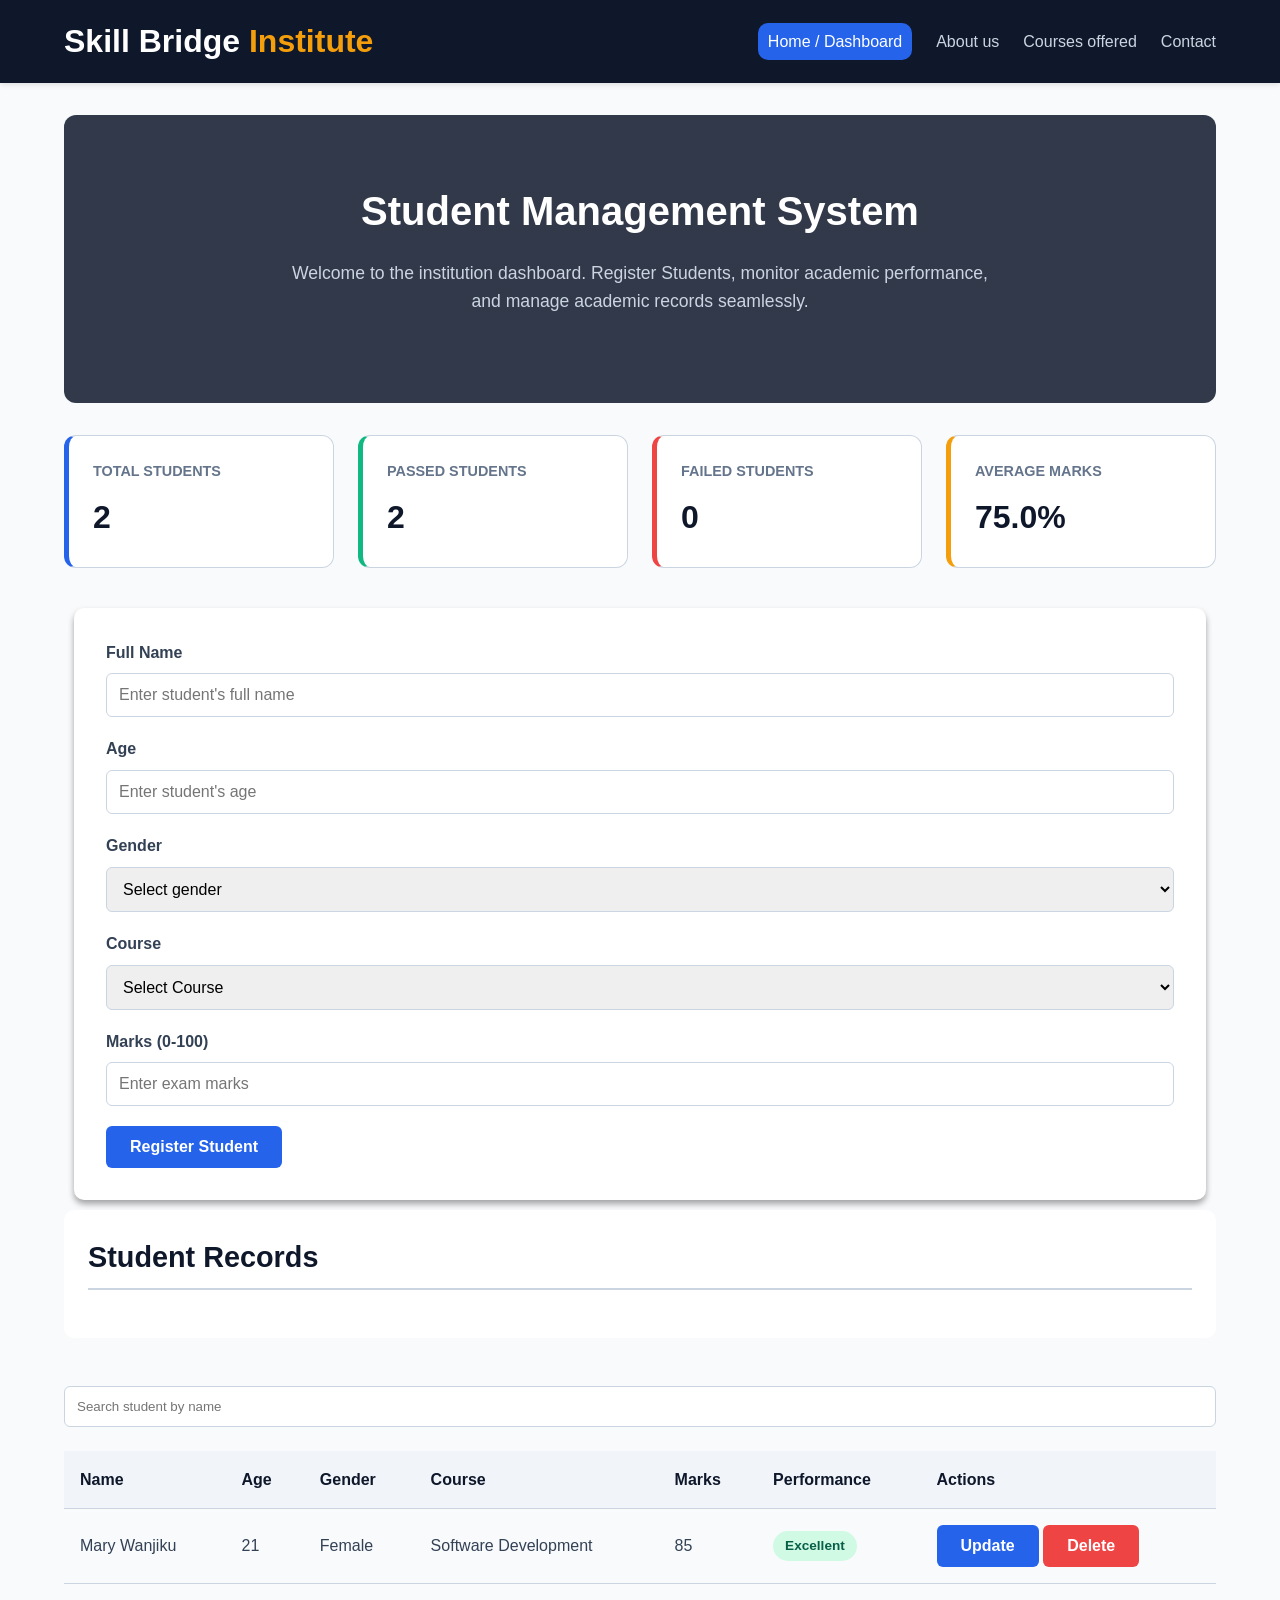
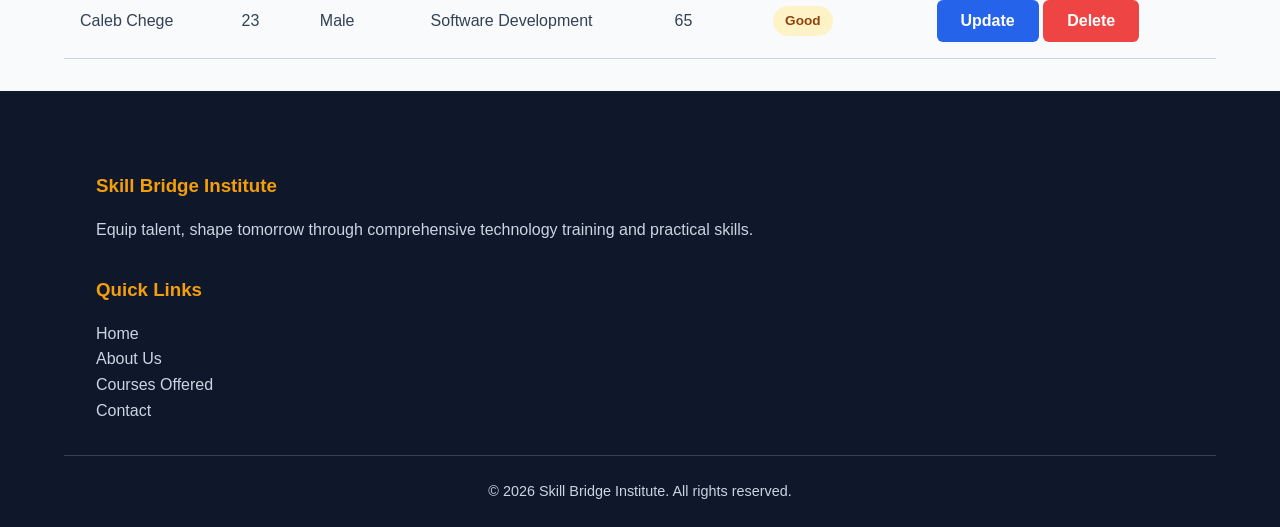
<file: index.html>
<!-- Home/dashboard -->
<!DOCTYPE html>
<html lang="en">

<head>
    <meta charset="UTF-8">
    <meta name="viewport" content="width=device-width, initial-scale=1.0">
    <title>Home - Skill Bridge Institute </title>
    <link rel="stylesheet" href="css/style.css">
    <script src="js/script.js" defer></script>
</head>

<body>
    <!-- Shared navigation -->
    <header>
        <a href="index.html" class="logo">Skill Bridge <span>Institute</span></a>
        <button class="hamburger" id="hamburger-btn">&#9776;</button>
        <nav>
            <ul id="nav-links">
                <li><a href="index.html" class="active">Home / Dashboard</a></li>
                <li><a href="about.html">About us</a></li>
                <li><a href="courses.html">Courses offered</a></li>
                <li><a href="contact.html">Contact</a></li>
            </ul>
        </nav>

    </header>

    <!-- Main section -->
    <main>
        <section class="hero">
            <h1>Student Management System</h1>
            <p>Welcome to the institution dashboard. Register Students, monitor academic performance,
                and manage academic records seamlessly.
            </p>
        </section>

        <!-- Task 5: Dashboard statistics-->
        <div class="stats-grid">
            <div class="stat-card stat-card--total">
                <h3>Total Students</h3>
                <p id="stat-total">0</p>
            </div>
            <div class="stat-card stat-card--passed">
                <h3>Passed Students</h3>
                <p id="stat-passed">0</p>
            </div>
            <div class="stat-card stat-card--failed">
                <h3>Failed Students</h3>
                <p id="stat-failed">0</p>
            </div>
            <div class="stat-card stat-card--average">
                <h3>Average Marks</h3>
                <p id="stat-avg">0%</p>
            </div>
        </div>

        <!-- Task 1: Student Registration form -->
        <section class="form-container">
            <form id="registration-form">
                <div id="form-alert" class="alert-box" role="status"></div>
                <div class="form-group">
                    <label for="fullName">Full Name</label>
                    <input type="text" id="fullName" placeholder="Enter student's full name">
                </div>
                <div class="form-group">
                    <label for="age">Age</label>
                    <input type="number" id="age" placeholder="Enter student's age">
                </div>
                <div class="form-group">
                    <label for="gender">Gender</label>
                    <select id="gender">
                        <option value="">Select gender</option>
                        <option value="Male">Male</option>
                        <option value="Female">Female</option>
                        <option value="Other">Other</option>
                    </select>
                </div>
                <div class="form-group">
                    <label for="course">Course</label>
                    <select id="course">
                        <option value="">Select Course</option>
                        <option value="Software Development">Software Development</option>
                        <option value="Web Design">Web Design</option>
                        <option value="Data Analysis">Data Analysis</option>
                        <option value="Cyber Security">Cyber Security</option>
                        <option value="Networking">Networking</option>
                        <option value="Graphic Design">Graphic Design</option>
                        <option value="Digital Marketing">Digital Marketing</option>
                        <option value="Computer Packages">Computer Packages</option>
                    </select>
                </div>
                <div class="form-group">
                    <label for="marks">Marks (0-100)</label>
                    <input type="number" id="marks" placeholder="Enter exam marks">
                </div>
                <button type="submit" class="btn">Register Student</button>
            </form>
        </section>

        <!--Task 3 and 4-->
        <section class="table-container">
            <h2>Student Records</h2>
        </section>
        <!--Task 3-->
        <div class="search-bar">
            <input type="text" id="search-input" placeholder="Search student by name">
        </div>
        <div>
            <table>
                <thead>
                    <tr>
                        <th>Name</th>
                        <th>Age</th>
                        <th>Gender</th>
                        <th>Course</th>
                        <th>Marks</th>
                        <th>Performance</th>
                        <th>Actions</th>
                    </tr>
                </thead>
                <tbody id="student-table-body">
                    <tr>
                        <td colspan="7">No registered students yet</td>
                    </tr>
                </tbody>
            </table>
        </div>

    </main>


    <!-- Shared footer-->
    <footer>
        <div class="footer-content">
            <div class="footer-section">
                <h3>Skill Bridge Institute</h3>
                <p>Equip talent, shape tomorrow through comprehensive technology training and practical skills.</p>
            </div>
            <div class="footer-section">
                <h3>Quick Links</h3>
                <ul>
                    <li><a href="index.html">Home</a></li>
                    <li><a href="about.html">About Us</a></li>
                    <li><a href="courses.html">Courses Offered</a></li>
                    <li><a href="contact.html">Contact</a></li>
                </ul>
            </div>
        </div>
        <div class="footer-bottom">
            <p>&copy; 2026 Skill Bridge Institute. All rights reserved.</p>
        </div>
    </footer>

</body>

</html>
</file>
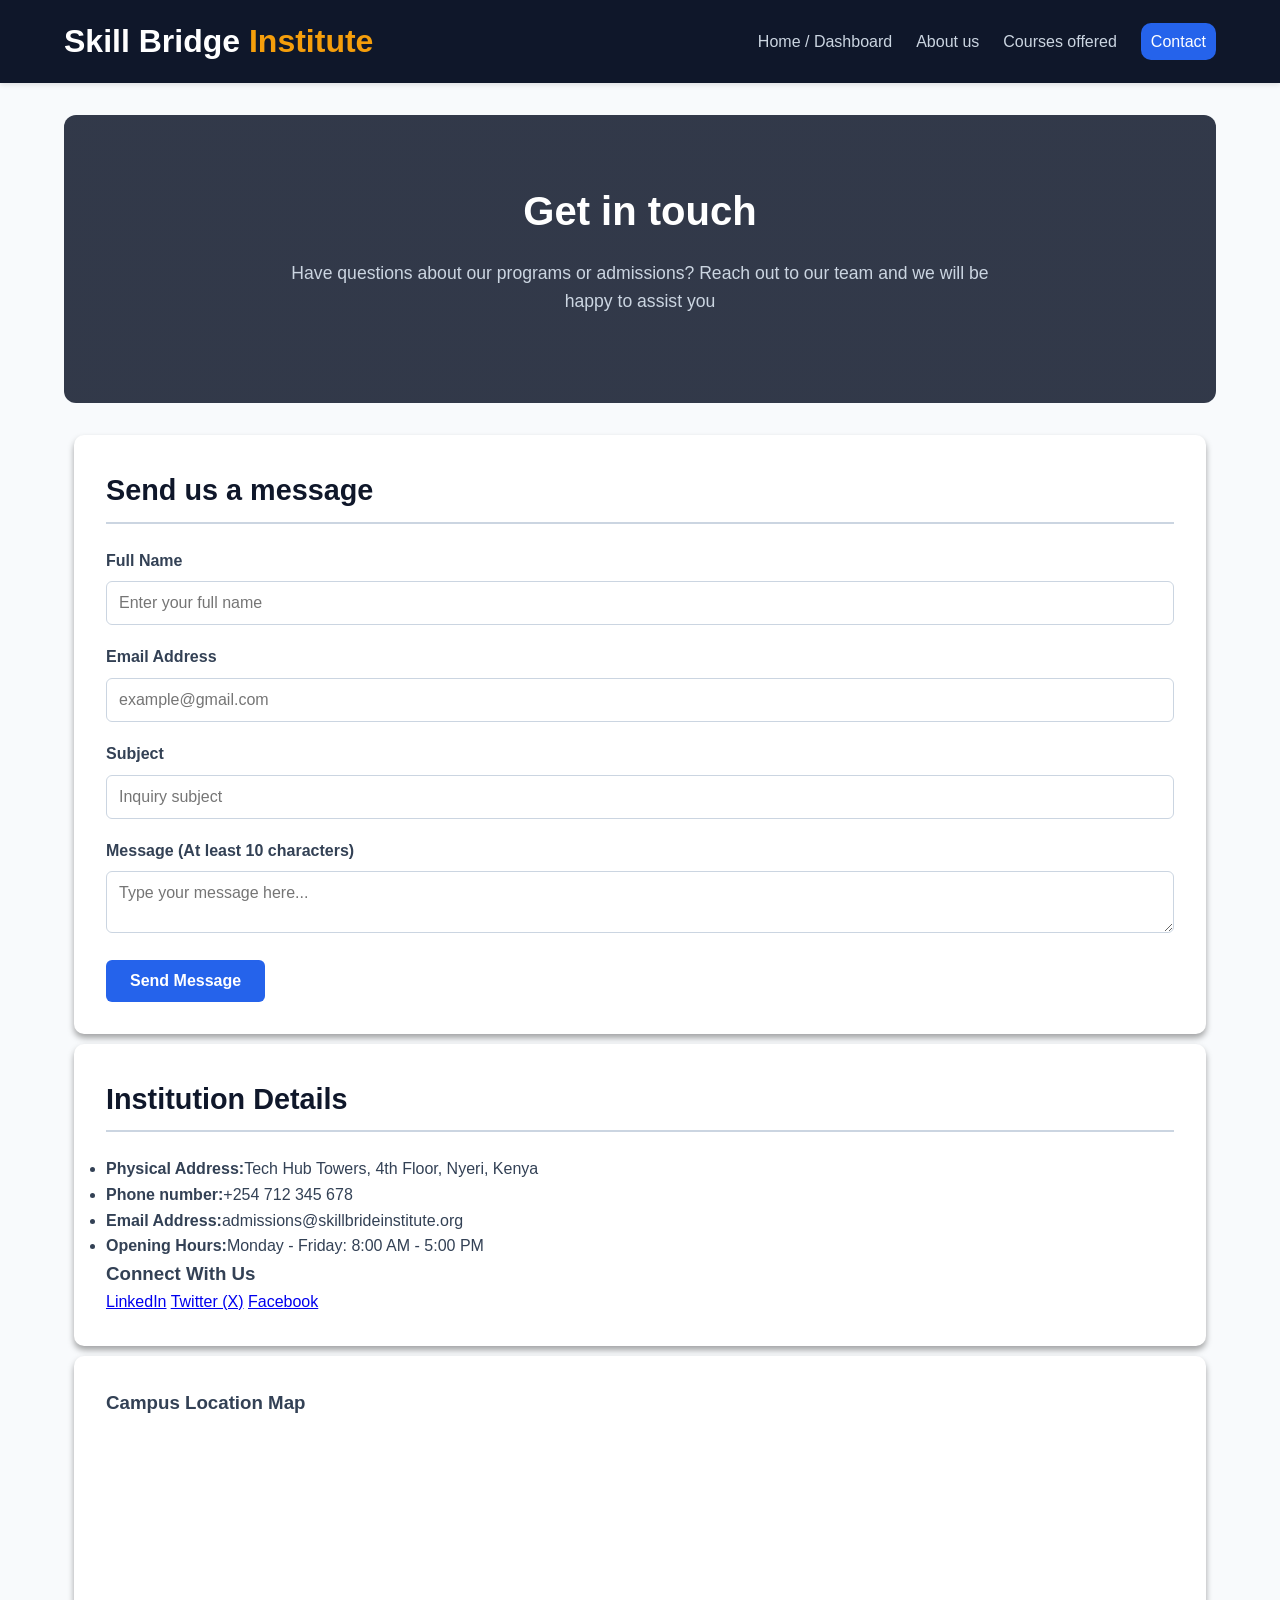
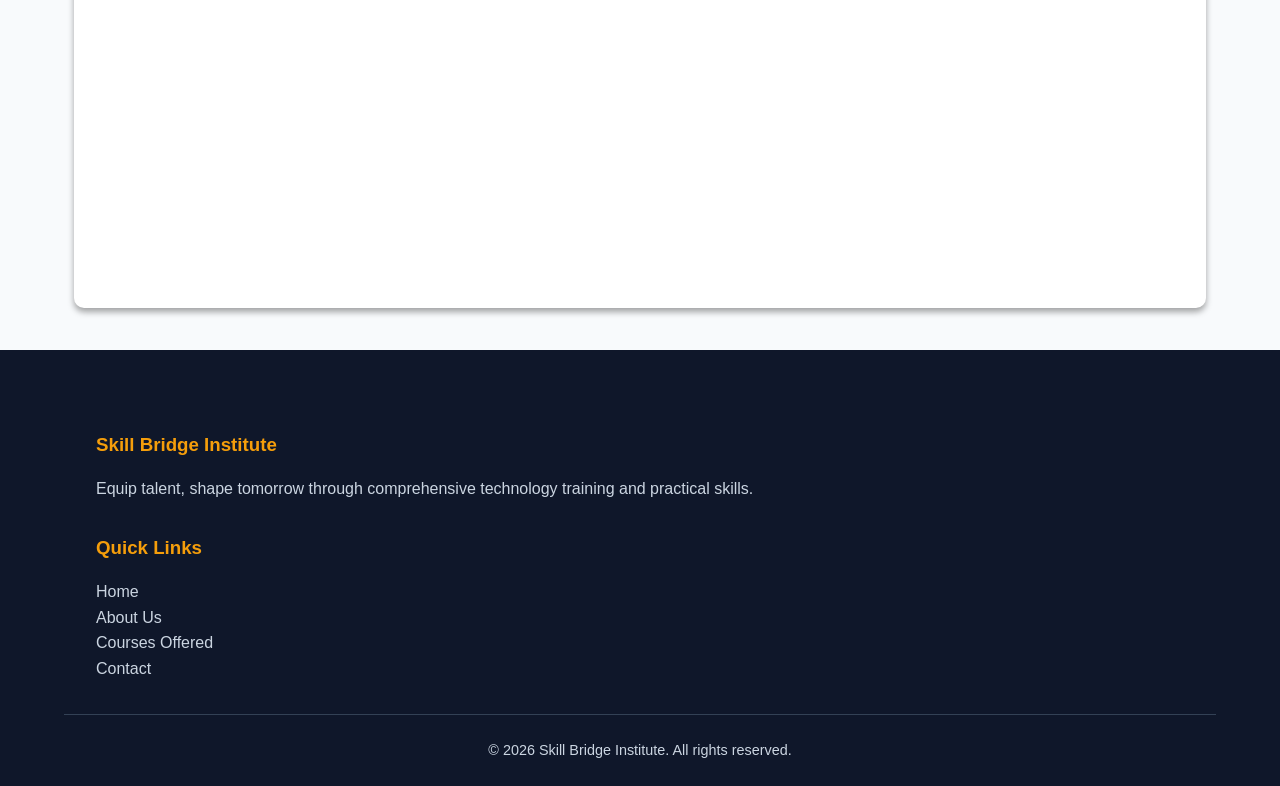
<file: contact.html>
<!-- contact -->
<!DOCTYPE html>
<html lang="en">

<head>
    <meta charset="UTF-8">
    <meta name="viewport" content="width=device-width, initial-scale=1.0">
    <title>Contact Us - Skill Bridge Institute</title>
    <link rel="stylesheet" href="css/style.css">
    <script src="js/script.js" defer></script>
</head>

<body>
    <!-- Shared navigation -->
    <header>
        <a href="index.html" class="logo">Skill Bridge <span>Institute</span></a>
        <button class="hamburger" id="hamburger-btn">&#9776;</button>
        <nav>
            <ul id="nav-links">
                <li><a href="index.html">Home / Dashboard</a></li>
                <li><a href="about.html">About us</a></li>
                <li><a href="courses.html">Courses offered</a></li>
                <li><a href="contact.html" class="active">Contact</a></li>
            </ul>
        </nav>

    </header>
    <main>
        <section class="hero">
            <h1>Get in touch</h1>
            <p>Have questions about our programs or admissions? Reach out to our team and we
                will be happy to assist you
            </p>
        </section>
        <div>
            <section class="form-container">
                <h2>Send us a message</h2>
                <div id="contact-alert" class="alert-box"></div>

                <form id="contact-form">
                    <div class="form-group">
                        <label for="contactName">Full Name</label>
                        <input type="text" id="contactName" placeholder="Enter your full name">
                    </div>
                    <div class="form-group">
                        <label for="contactEmail">Email Address</label>
                        <input type="text" id="contactEmail" placeholder="example@gmail.com">
                    </div>
                    <div class="form-group">
                        <label for="contactSubject">Subject</label>
                        <input type="text" id="contactSubject" placeholder="Inquiry subject">
                    </div>
                    <div class="form-group">
                        <label for="contactMessage">Message (At least 10 characters)</label>
                        <textarea id="contactMessage" placeholder="Type your message here..."></textarea>
                    </div>
                    <button type="submit" class="btn">Send Message</button>
                </form>
            </section>
            <div>
                <section class="form-container">
                    <h2>Institution Details</h2>
                    <ul>
                        <li><strong>Physical Address:</strong>Tech Hub Towers, 4th Floor, Nyeri, Kenya</li>
                        <li><strong>Phone number:</strong>+254 712 345 678</li>
                        <li><strong>Email Address:</strong>admissions@skillbrideinstitute.org</li>
                        <li><strong>Opening Hours:</strong>Monday - Friday: 8:00 AM - 5:00 PM</li>
                    </ul>
                    <div>
                        <h3>Connect With Us</h3>
                        <p>
                            <a href="https://www.linkedin.com/" target="_blank">LinkedIn</a>
                            <a href="https://x.com/" target="_blank">Twitter (X)</a>
                            <a href="https://www.facebook.com/" target="_blank">Facebook</a>
                        </p>
                    </div>
                </section>
                <section class="form-container">
                    <h3>Campus Location Map</h3>
                    <iframe
                        src="https://www.google.com/maps/embed?pb=!1m18!1m12!1m3!1d18978.40945004409!2d37.01045082448846!3d-0.40403777644907873!2m3!1f0!2f0!3f0!3m2!1i1024!2i768!4f13.1!3m3!1m2!1s0x182867617d9ddc79%3A0xb69881618b1a800!2sMaganjo%20Secondary%20School%2C%20Kiganjo!5e0!3m2!1sen!2ske!4v1794910372887!5m2!1sen!2ske"
                        width="600" height="450" style="border:0;" allowfullscreen="" loading="lazy"
                        referrerpolicy="strict-origin-when-cross-origin"></iframe>
                </section>
            </div>
        </div>

    </main>



    <!-- Shared footer-->
    <footer>
        <div class="footer-content">
            <div class="footer-section">
                <h3>Skill Bridge Institute</h3>
                <p>Equip talent, shape tomorrow through comprehensive technology training and practical skills.</p>
            </div>
            <div class="footer-section">
                <h3>Quick Links</h3>
                <ul>
                    <li><a href="index.html">Home</a></li>
                    <li><a href="about.html">About Us</a></li>
                    <li><a href="courses.html">Courses Offered</a></li>
                    <li><a href="contact.html">Contact</a></li>
                </ul>
            </div>
        </div>
        <div class="footer-bottom">
            <p>&copy; 2026 Skill Bridge Institute. All rights reserved.</p>
        </div>
    </footer>
</body>



</html>
</file>
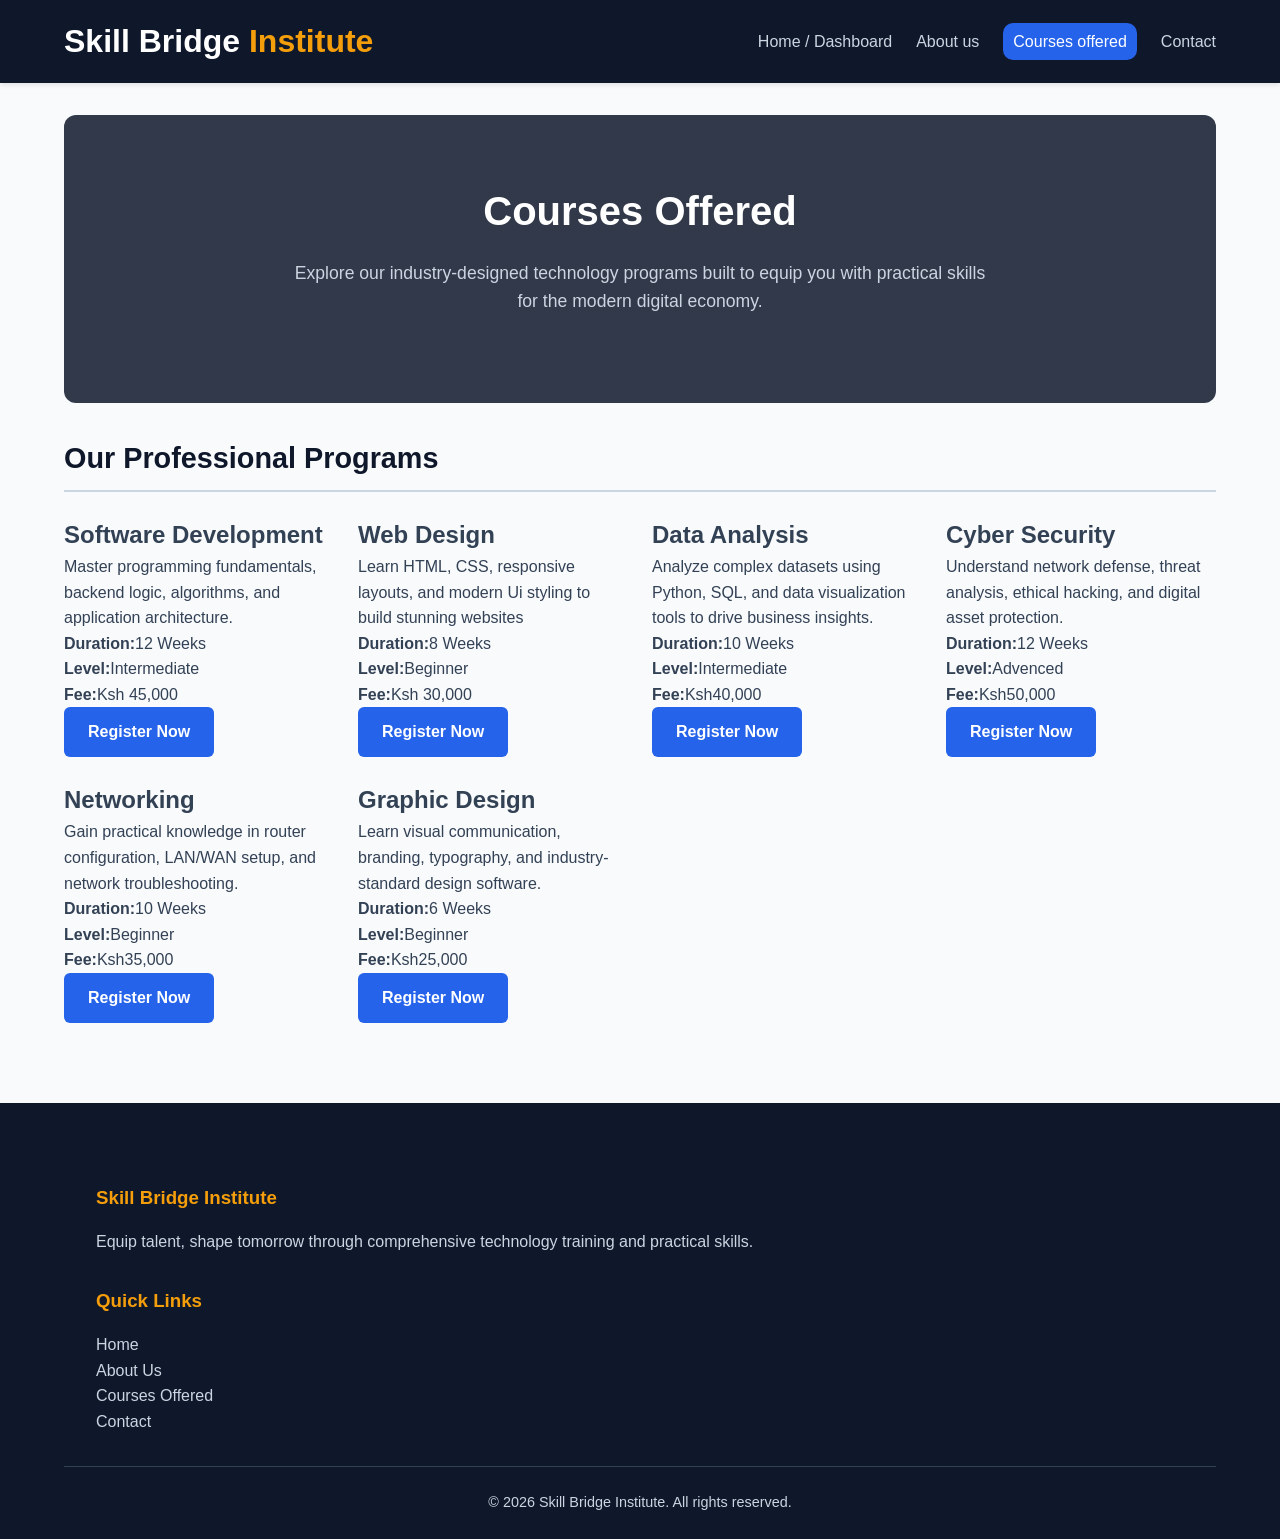
<file: courses.html>
<!-- courses offered -->
 <!DOCTYPE html>
 <html lang="en">
 <head>
    <meta charset="UTF-8">
    <meta name="viewport" content="width=device-width, initial-scale=1.0">
    <title>Courses Offered - Skill Bridge Institute</title>
    <link rel="stylesheet" href="css/style.css">
    <script src="js/script.js" defer></script>
 </head>
 <body>
 <!-- Shared navigation -->
    <header>
        <a href="index.html" class="logo">Skill Bridge <span>Institute</span></a>
        <button class="hamburger" id="hamburger-btn">&#9776;</button>
        <nav>
            <ul id="nav-links">
                <li><a href="index.html">Home / Dashboard</a></li>
                <li><a href="about.html" >About us</a></li>
                <li><a href="courses.html" class="active">Courses offered</a></li>
                <li><a href="contact.html">Contact</a></li>
            </ul>
        </nav>

    </header>

    <main>
        <section class="hero">
            <h1>Courses Offered</h1>
            <p>Explore our industry-designed technology programs built to equip you with practical skills for the modern digital economy.</p>
        </section>
        <!--Course offered-->
        <section>
            <h2>Our Professional Programs</h2>
            <div class="stats-grid">
                <div class="card">
                    <h2>Software Development</h2>
                    <p>Master programming fundamentals, backend logic, algorithms, and application architecture.</p>
                    <p><strong>Duration:</strong>12 Weeks</p>
                    <p><strong>Level:</strong>Intermediate</p>
                    <p><strong>Fee:</strong>Ksh 45,000</p>
                    <a href="index.html" class="btn">Register Now</a>
                </div>
                <div class="card">
                    <h2>Web Design</h2>
                    <p>Learn HTML, CSS, responsive layouts, and modern Ui styling to build stunning websites</p>
                    <p><strong>Duration:</strong>8 Weeks</p>
                    <p><strong>Level:</strong>Beginner</p>
                    <p><strong>Fee:</strong>Ksh 30,000</p>
                    <a href="index.html" class="btn">Register Now</a>
                </div>
                <div class="card">
                    <h2>Data Analysis</h2>
                    <p>Analyze complex datasets using Python, SQL, and data visualization tools to drive business insights.</p>
                    <p><strong>Duration:</strong>10 Weeks</p>
                    <p><strong>Level:</strong>Intermediate</p>
                    <p><strong>Fee:</strong>Ksh40,000</p>
                    <a href="index.html" class="btn">Register Now</a>
                </div>
                <div class="card">
                    <h2>Cyber Security</h2>
                    <p>Understand network defense, threat analysis, ethical hacking, and digital asset protection.</p>
                    <p><strong>Duration:</strong>12 Weeks</p>
                    <p><strong>Level:</strong>Advenced</p>
                    <p><strong>Fee:</strong>Ksh50,000</p>
                    <a href="index.html" class="btn">Register Now</a>
                </div>
                 <div class="card">
                    <h2>Networking</h2>
                    <p>Gain practical knowledge in router configuration, LAN/WAN setup, and network troubleshooting.</p>
                    <p><strong>Duration:</strong>10 Weeks</p>
                    <p><strong>Level:</strong>Beginner</p>
                    <p><strong>Fee:</strong>Ksh35,000</p>
                    <a href="index.html" class="btn">Register Now</a>
                </div>
                <div class="card">
                    <h2>Graphic Design</h2>
                    <p>Learn visual communication, branding, typography, and industry-standard design software.</p>
                    <p><strong>Duration:</strong>6 Weeks</p>
                    <p><strong>Level:</strong>Beginner</p>
                    <p><strong>Fee:</strong>Ksh25,000</p>
                    <a href="index.html" class="btn">Register Now</a>
                </div>
            </div>
        </section>
    </main>
    <!-- Shared footer-->
    <footer>
        <div class="footer-content">
            <div class="footer-section">
                <h3>Skill Bridge Institute</h3>
                <p>Equip talent, shape tomorrow through comprehensive technology training and practical skills.</p>
            </div>
            <div class="footer-section">
                <h3>Quick Links</h3>
                <ul>
                    <li><a href="index.html">Home</a></li>
                    <li><a href="about.html">About Us</a></li>
                    <li><a href="courses.html">Courses Offered</a></li>
                    <li><a href="contact.html">Contact</a></li>
                </ul>
            </div>
        </div>
        <div class="footer-bottom">
            <p>&copy; 2026 Skill Bridge Institute. All rights reserved.</p>
        </div>
    </footer>
    
 </body>
 </html>
</file>
<file: css/style.css>
* {
    margin: 0;
    padding: 0;
    box-sizing: border-box;
    font-family: 'Segoe UI', Tahoma, Geneva, Verdana, sans-serif;
}

:root {
    --primary-color: #0f172a;
    --secondary-color: #2563eb;
    --text-color: #334155;
    --accent-color: #f59e0b;
    --bg-color: #f8fafc;
    --card-bg: #ffffff;
    --border-color: #cbd5e1;
    --success-color: #10b981;
    --danger-color: #ef4444;
    --transition: all 0.3s ease;
}

body {
    background-color: var(--bg-color);
    color: var(--text-color);
    display: flex;
    flex-direction: column;
    min-height: 100vh;
    line-height: 1.6;
}

/*shared navigation*/
header {
    background-color: var(--primary-color);
    color: #ffffff;
    display: flex;
    justify-content: space-between;
    align-items: center;
    padding: 1rem 5%;
    position: sticky;
    top: 0;
    z-index: 1000;
    box-shadow: 0 2px 5px rgba(0, 0, 0, 0.1);
}

.logo {
    font-size: 2.0rem;
    font-weight: bold;
    color: white;
    text-decoration: none;
}

.logo span {
    color: var(--accent-color);

}

nav>ul {
    display: flex;
    list-style: none;
    gap: 1.5rem;
}

nav>ul>li>a {
    color: #cbd5e1;
    text-decoration: none;
    font-weight: 500;
    transition: var(--transition);
}

nav>ul>li>a:hover,
nav>ul>li>a.active {
    color: white;
    background-color: var(--secondary-color);
    padding: 10px;
    border-radius: 10px;
}

.hamburger {
    display: none;
    cursor: pointer;
    font-size: 1.5rem;
    color: white;
    background: none;
    border: none;
}

/* Main section */
main {
    flex: 1;
    padding: 2rem 5%;
    max-width: 1400px;
    margin: 0 auto;
    width: 100%
}
main > section {
    margin-bottom: 3rem;
}

.hero {
    background: linear-gradient(rgba(15, 23, 42, 0.85), rgba(15, 23, 42, 0.85));
    color: white;
    text-align: center;
    padding: 4rem 2rem;
    border-radius: 12px;
    margin-bottom: 2rem;
}

.hero>h1 {
    font-size: 2.5rem;
    margin-bottom: 1rem;
}

.hero>p {
    font-size: 1.1rem;
    max-width: 700px;
    color: #cbd5e1;
    margin: 0 auto 1.5rem auto;
}

.stats-grid {
    display: grid;
    grid-template-columns: repeat(auto-fit, minmax(220px, 1fr));
    gap: 1.5rem;
    margin-bottom: 2.5rem;
}

.stat-card {
    background: var(--card-bg);
    padding: 1.5rem;
    border: 1px solid var(--border-color);
    border-left: 5px solid var(--secondary-color);
    border-radius: 12px;
    box-shadow: 0 4px 6px rgba (15, 23, 42, 0.08);
    text-align: left;
    transition: var(--transition);
    gap: 1.5rem;
}



.stat-card:hover {
    transform: translateY(-4px);
    box-shadow: 0 8px 18px rgba (15, 23, 42, 0.12);
}

.stat-card>h3 {
    font-size: 0.9rem;
    color: #64748b;
    margin-bottom: 0.5rem;
    text-transform: uppercase;
}

.stat-card>p {
    font-size: 2rem;
    font-weight: bold;
    color: var(--primary-color);
}

.stat-card--total {
    border-left-color: var(--secondary-color);
}

.stat-card--passed {
    border-left-color: var(--success-color);
}

.stat-card--failed {
    border-left-color: var(--danger-color);
}

.stat-card--average {
    border-left-color: var(--accent-color);
}

section {
    margin-bottom: 3rem;
}

section>h2 {
    font-size: 1.8rem;
    color: var(--primary-color);
    margin-bottom: 1.5rem;
    border-bottom: 2px solid var(--border-color);
    padding-bottom: 0.5rem;
}

.grid-2 {
    display: grid;
    grid-template-columns: 1fr 1fr;
    gap: 2rem;
}

@media (max-width:900px) {
    .grid-2 {
        grid-template-columns: 1fr;
    }
}

.form-container {
    background: var(--card-bg);
    padding: 2rem;
    border-radius: 10px;
    box-shadow: 0 4px 6px rgba(0, 0, 0, 0.352);
    margin: 10px;
    gap: 1rem;
}

.form-group {
    margin-bottom: 1.2rem;
}

.form-group>label {
    display: block;
    margin-bottom: 0.5rem;
    font-weight: 600;
}

.form-group input,
.form-group select,
.form-group textarea {
    width: 100%;
    padding: 0.75rem;
    border: 1px solid var(--border-color);
    border-radius: 6px;
    font-size: 1rem;
    transition: var(--transition);
}

.form-group input:focus,
.form-group select:focus,
.form-container textarea:focus {
    outline: 2px solid var(--secondary-color);
    border-color: var(--secondary-color);
    box-shadow: 0 0 0 3px rgba(37, 99, 235, 0.1);
}

/*Buttons*/
.btn {
    background-color: var(--secondary-color);
    color: white;
    border: none;
    padding: 0.75rem 1.5rem;
    font-size: 1rem;
    font-weight: 600;
    border-radius: 6px;
    cursor: pointer;
    transition: var(--transition);
    text-decoration: none;
    text-align: center;
    display: inline-block;
}

.btn:hover {
    background-color: #1d4ed8;
}

.table-container {
    background: var(--card-bg);
    padding: 1.5rem;
    border-radius: 10px;
    box-shadow: 0 4px 6 px rgba(0, 0, 0, 0.05);
    overflow-x: auto;
}

.search-bar {
    margin-bottom: 1.5rem;
    display: flex;
    gap: 1rem;
}

.search-bar>input {
    flex: 1;
    padding: 0.75rem;
    border: 1px solid var(--border-color);
    border-radius: 6px;
}

table {
    width: 100%;
    border-collapse: collapse;
    text-align: left;
}

th,
td {
    padding: 1rem;
    border-bottom: 1px solid var(--border-color);
}

th {
    background-color: #f1f5f9;
    color: var(--primary-color);
    font-weight: 600;
}

tbody>tr:hover {
    background-color: #f8fafc
}

.btn-danger {
    background-color: var(--danger-color);
}

.btn-danger:hover {
    background-color: #dc2626;
}

/*Messages*/
.error-msg {
    color: var(--danger-color);
    font-size: 0.85rem;
    margin-top: 0.25rem;
    display: none;
}

.alert-box {
    padding: 1rem;
    border-radius: 6px;
    margin-bottom: 1rem;
    display: none;
    font-weight: 500;
}

.alert-success {
    background-color: #d1fae5;
    color: #065f46;
    border: 1px solid #34d399;
}

.alert-error {
    background-color: #fee2e2;
    color: #991b1b;
    border: 1px solid #f87171;
}

.badge {
    padding: 0.25rem 0.75rem;
    border-radius: 50px;
    font-size: 0.85rem;
    font-weight: 600;
    display: inline-block;
}

.badge-excellent {
    background-color: #d1fae5;
    color: #065f46;
}

.badge-very-good {
    background-color: #e0e7ff;
    color: #3730a3;
}

.badge-good {
    background-color: #fef3c7;
    color: #92400e;
}

.badge-average {
    background-color: #ffedd5;
    color: #9a3412;
}

.badge-failed {
    background-color: #fee2e2;
    color: #991b1b;
}

.map-container {
    width: 100%;
    aspect-ratio: 16 / 9;
    overflow: hidden;
    border-radius: 10px;
    border: 1px solid var(--border-color);
}

.map-container iframe {
    width: 100%;
    height: 100%;
    border: 0;
}

footer {
    background-color: var(--primary-color);
    color: #cbd5e1;
    padding: 3rem 5% 1.5rem 5%;
    margin-top: auto;
}

.footer-content {
    display: grid;
    grid-template-columns: repeat(auto-fit, minmax(250px, 1fx));
    gap: 2rem;
    margin: 2rem;
}

.footer-section>h3 {
    color: var(--accent-color);
    margin-bottom: 1rem;
}

.footer-section>ul {
    list-style-type: none;
}

.footer-section>ul>li {
    margin-bottom: o.5rem;
}

.footer-section>ul>li>a {
    color: #cbd5e1;
    text-decoration: none;
    transition: var(--transition);
}

.footer-section>ul>li>a:hover {
    color: var(--accent-color);
}

.footer-bottom {
    text-align: center;
    font-size: 0.9rem;
    padding-top: 1.5rem;
    border-top: 1px solid #334155;
}

@media(max-width: 768px) {
    nav>ul {
        display: none;
        flex-direction: column;
        position: absolute;
        top: 60px;
        left: 0;
        width: 100%;
        background-color: var(--primary-color);
        padding: 1.5rem;
        box-shadow: 0 4px 6px rgba(0, 0, 0, 0.1);
    }

    nav>ul.show {
        display: flex;
    }

    .hamburger {
        display: block;
    }
}
</file>
